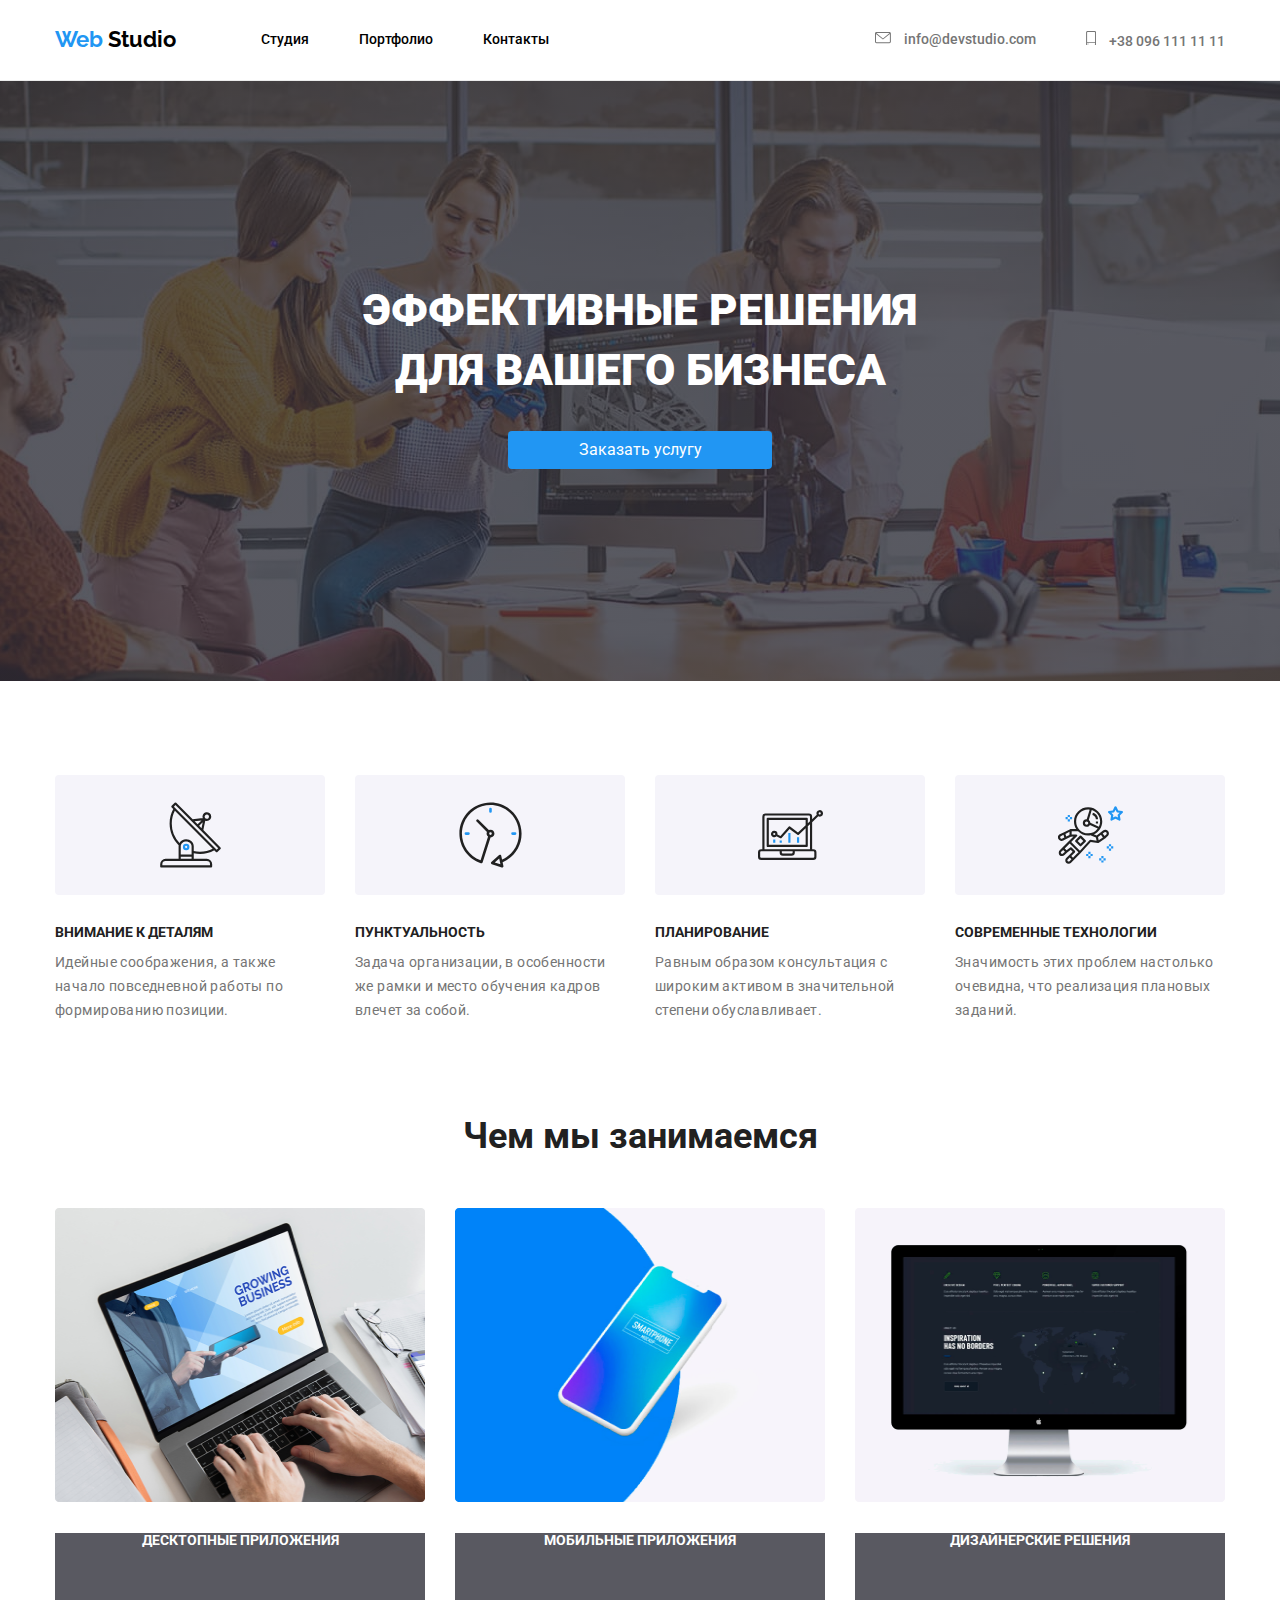
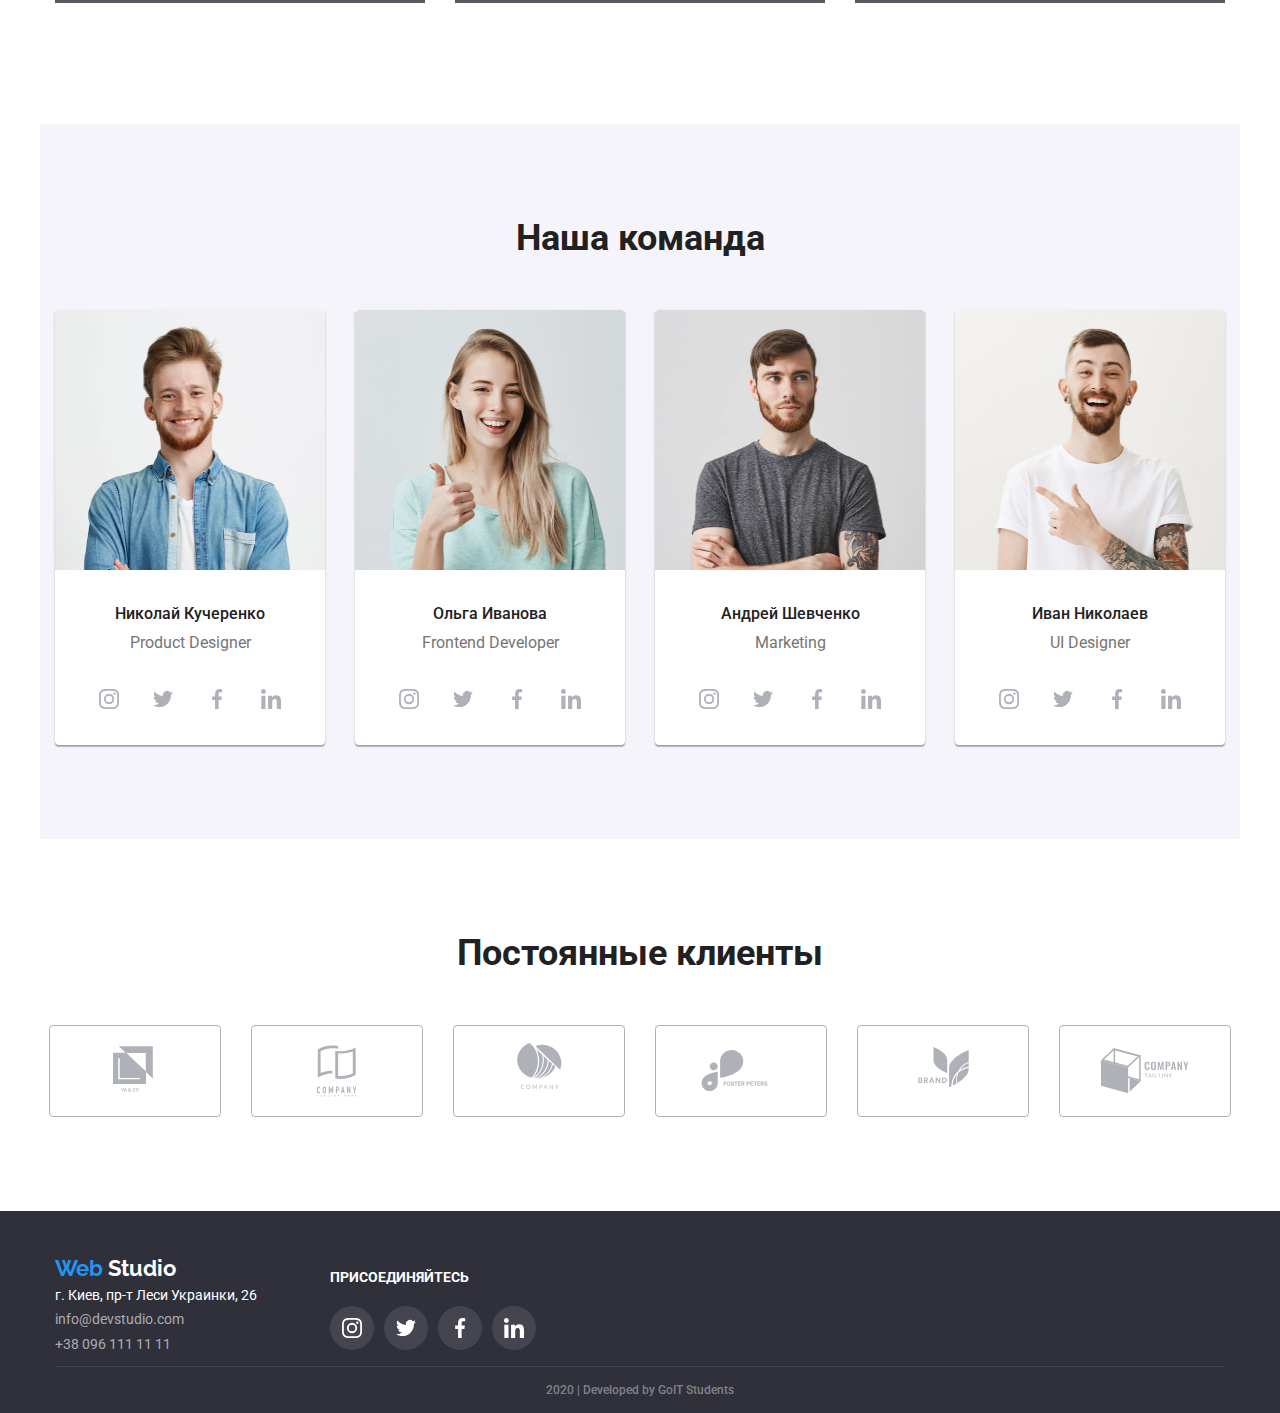
<file: index.html>
<!DOCTYPE html>
<html lang="ru">
  <head>
    <meta charset="UTF-8" />
    <meta name="viewport" content="width=device-width, initial-scale=1.0" />
    <title>Студия</title>
    <link
      href="https://fonts.googleapis.com/css2?family=Raleway:wght@700&family=Roboto:wght@400;500;700&display=swap"
      rel="stylesheet"
    />
    <link
      rel="stylesheet"
      href="https://cdnjs.cloudflare.com/ajax/libs/modern-normalize/0.6.0/modern-normalize.min.css"
    />
    <link rel="stylesheet" href="./css/styles.css" />
  </head>
  <body>
    <!--шапка-->
    <header class="page-header">
      <div class="container main-nav">
        <nav class="site-nav">
          <a href="./index.html" class="logo header"
            ><span class="logo-head">Web</span> <span>Studio</span></a
          >
          <ul class="site-nav list">
            <li class="nav-item">
              <a href="" class="link current" class="Weblink">Студия</a>
            </li>
            <li class="nav-item">
              <a href="./portfolio.html" class="link">Портфолио</a>
            </li>
            <li class="nav-item"><a href="" class="link">Контакты</a></li>
          </ul>
        </nav>
        <div class="contact-nav list">
          <a href="mailto:info@devstudio.com" class="contacts"
            > <svg class="mail-icon">
              <use href="./images/symbol-defs.svg#icon-mail"></use>
            </svg>
            info@devstudio.com</a
          >
          <a href="tel:380961111111" class="contacts">
            <svg class="tel-icon">
              <use href="./images/symbol-defs.svg#icon-smartphone"></use>
            </svg>
            +38 096 111 11 11</a>
        </div>
      </div>
    </header>

    <!--блок герой-->
    <div class="overlay">
      <section class="hero">
        <h1 class="hero-title">эффективные решения </br> для вашего бизнеса</h1>
        <a href="" class="button-order">Заказать услугу</a>
      </section>
    </div>

    <!--переваги-->
    <section class="features container">
      <h2 class="feature-title">преимущества</h2>

      <ul class="features-list">
        <li class="features-block">
          <div class="thumb">
            <svg class="feature-icon">
              <use href="./images/symbol-defs.svg#icon-antena"></use>
            </svg>
          </div>
          <h3 class="features-title">Внимание к деталям</h3>
          <p class="features-text">
            Идейные соображения, а также начало повседневной работы по
            формированию позиции.
          </p>
        </li>
        <li class="features-block">
          <div class="thumb">
            <svg class="feature-icon">
              <use href="./images/symbol-defs.svg#icon-clock-1"></use>
            </svg>
          </div>     
          <h3 class="features-title">Пунктуальность</h3>
          <p class="features-text">
            Задача организации, в особенности же рамки и место обучения кадров
            влечет за собой.
          </p>
        </li>
        <li class="features-block">
          <div class="thumb">
            <svg class="feature-icon">
              <use href="./images/symbol-defs.svg#icon-diagram-1"></use>
            </svg>
          </div>        
          <h3 class="features-title">Планирование</h3>
          <p class="features-text">
            Равным образом консультация с широким активом в значительной степени
            обуславливает.
          </p>
        </li>
        <li class="features-block">
          <div class="thumb">
            <svg class="feature-icon">
              <use href="./images/symbol-defs.svg#icon-astronaut-1"></use>
            </svg>
          </div>       
          <h3 class="features-title">Современные технологии</h3>
          <p class="features-text">
            Значимость этих проблем настолько очевидна, что реализация плановых
            заданий.
          </p>
        </li>
      </ul>
    </section>

    <!--чим займається-->
    <section class="work container">
      <h2 class="section-title">Чем мы занимаемся</h2>

      <ul class="list">
        <li class="work-item">
          <img
            class="work-picture"
            src="./images/work/laptop.png"
            alt="фото комп'ютера"
            width="380"
            height="294"
          />
          <h3 class="work-title thumb-work">Десктопные приложения</h3>
        </li>
        <li class="work-item">
          <img
            class="work-picture"
            src="./images/work/box.png"
            alt="телефон на фоні"
            width="380"
            height="294"
          />
          <h3 class="work-title thumb-work">Мобильные приложения</h3>
        </li>
        <li class="work-item">
          <img
            class="work-picture"
            src="./images/work/monitor.png"
            alt="комп'ютер з країнами світу"
            width="380"
            height="294"
          />
          <h3 class="work-title thumb-work">Дизайнерские решения</h3>
        </li>
      </ul>
    </section>

    <!--команда-->
    <section class="team-section container">
      <h2 class="section-title">Наша команда</h2>
      <ul class="team-list">
        <li class="person">
          <img
            class="team-picture"
            src="./images/photo/john.png"
            alt="фото Джон"
            width="278"
            height="260"
          />
          <h3 class="team-title">Николай Кучеренко</h3>
          <p class="team-text">Product Designer</p>
          <ul class="social-list">
            <li class="social-item">
              <a href="" class="title-picture">
                <svg class="team-icons">
                  <use href="./images/symbol-defs.svg#icon-instagram-1"></use>
                </svg>                
              </a>
            </li>
            <li class="social-item">
              <a href="" class="title-picture">
                <svg class="team-icons">
                  <use href="./images/symbol-defs.svg#icon-twitter-1"></use>
                </svg>
              </a>
            </li>
            <li class="social-item">
              <a href="" class="title-picture">
                <svg class="team-icons">
                  <use href="./images/symbol-defs.svg#icon-facebook-1"></use>
                </svg>
              </a>
            </li>
            <li class="social-item">
              <a href="" class="title-picture">
                <svg class="team-icons">
                  <use href="./images/symbol-defs.svg#icon-linkedin-1"></use>
                </svg>
              </a>
            </li>
          </ul>
        </li>
        <li class="person">
          <img
            class="team-picture"
            src="./images/photo/marta.png"
            alt="фото Марта"
            width="278"
            height="260"
          />
          <h3 class="team-title">Ольга Иванова</h3>
          <p class="team-text">Frontend Developer</p>
          <ul class="social-list">
            <li class="social-item">
              <a href="" class="title-picture">
                <svg class="team-icons">
                  <use href="./images/symbol-defs.svg#icon-instagram-1"></use>
                </svg>
              </a>
              </li>
              <li class="social-item">
                <a href="" class="title-picture">
                  <svg class="team-icons">
                    <use href="./images/symbol-defs.svg#icon-twitter-1"></use>
                  </svg>
                </a>
              </li>
              <li class="social-item">
                <a href="" class="title-picture">
                  <svg class="team-icons">
                    <use href="./images/symbol-defs.svg#icon-facebook-1"></use>
                  </svg>
                </a>
              </li>
              <li class="social-item">
                <a href="" class="title-picture">
                  <svg class="team-icons">
                    <use href="./images/symbol-defs.svg#icon-linkedin-1"></use>
                  </svg>
                </a>
            </li>
          </ul>
        </li>
        <li class="person">
          <img
            class="team-picture"
            src="./images/photo/robert.png"
            alt="фото Роберт"
            width="278"
            height="260"
          />
          <h3 class="team-title">Андрей Шевченко</h3>
          <p class="team-text">Marketing</p>
          <ul class="social-list">
            <li class="social-item">
              <a href="" class="title-picture">
                <svg class="team-icons">
                  <use href="./images/symbol-defs.svg#icon-instagram-1"></use>
                </svg>
              </a>
              </li>
              <li class="social-item">
                <a href="" class="title-picture">
                  <svg class="team-icons">
                    <use href="./images/symbol-defs.svg#icon-twitter-1"></use>
                  </svg>
                </a>
              </li>
              <li class="social-item">
                <a href="" class="title-picture">
                  <svg class="team-icons">
                    <use href="./images/symbol-defs.svg#icon-facebook-1"></use>
                  </svg>
                </a>
              </li>
              <li class="social-item">
                <a href="" class="title-picture">
                  <svg class="team-icons">
                    <use href="./images/symbol-defs.svg#icon-linkedin-1"></use>
                  </svg>
                </a>
            </li>
          </ul>
        </li>
        <li class="person">
          <img
            class="team-picture"
            src="./images/photo/martin.png"
            alt="фото Мартін"
            width="278"
            height="260"
          />
          <h3 class="team-title">Иван Николаев</h3>
          <p class="team-text">UI Designer</p>
          <ul class="social-list">
            <li class="social-item">
              <a href="" class="title-picture">
                <svg class="team-icons">
                  <use href="./images/symbol-defs.svg#icon-instagram-1"></use>
                </svg>
              </a>
            </li>
            <li class="social-item">
              <a href="" class="title-picture">
                <svg class="team-icons">
                  <use href="./images/symbol-defs.svg#icon-twitter-1"></use>
                </svg>
              </a>
            </li>
            <li class="social-item">
              <a href="" class="title-picture">
                <svg class="team-icons">
                  <use href="./images/symbol-defs.svg#icon-facebook-1"></use>
                </svg>
              </a>
            </li>
            <li class="social-item">
              <a href="" class="title-picture">
                <svg class="team-icons">
                  <use href="./images/symbol-defs.svg#icon-linkedin-1"></use>
                </svg>
              </a>
            </li>
          </ul>
        </li>
      </ul>
    </section>

    <!--постійні-->
    <section class="customers-section container">
      <h2 class="section-title">Постоянные клиенты</h2>
      <ul class="customers-list">
        <li class="customers-logo">
          <a href="" class="thumb-logo">
            <svg class="company-logo" width="44"; height="49">
              <use href="./images/symbol-defs.svg#icon-logo-1"></use>
            </svg>            
          </a>
        </li>
        <li class="customers-logo">
          <a href="" class="thumb-logo">
            <svg class="company-logo" width="40"; height="52">
              <use href="./images/symbol-defs.svg#icon-logo-2"></use>
            </svg> 
          </a>
        </li>
        <li class="customers-logo">
          <a href="" class="thumb-logo">
            <svg class="company-logo" width="55"; height="55">
              <use href="./images/symbol-defs.svg#icon-logo-3"></use>
            </svg> 
          </a>
        </li>
        <li class="customers-logo">
          <a href="" class="thumb-logo">
            <svg class="company-logo" width="80"; height="42">
              <use href="./images/symbol-defs.svg#icon-logo-4"></use>
            </svg> 
          </a>
        </li>
        <li class="customers-logo">
          <a href="" class="thumb-logo">
            <svg class="company-logo" width="59"; height="47">
              <use href="./images/symbol-defs.svg#icon-logo-5"></use>
            </svg> 
          </a>
        </li>
        <li class="customers-logo">
          <a href="" class="thumb-logo">
            <svg class="company-logo" width="88"; height="46">
              <use href="./images/symbol-defs.svg#icon-logo-6"></use>
            </svg> 
          </a>
        </li>
      </ul>
    </section>

    <!--підвал-->
    <footer class="footer">
      <div class="footer-wrapper container">
        <div class="contacts-footer">
          <a href="./index.html" class="logo footer"
            ><span class="logo-web">Web</span>
            <span class="logo-studio">Studio</span></a
          >
          <address class="adress-list">
            г. Киев, пр-т Леси Украинки, 26 <br />
            <a href="mailto:info@devstudio.com" class="contacts-footer"
              >info@devstudio.com</a
            ><br />
            <a href="tel:380961111111" class="contacts-footer"
              >+38 096 111 11 11</a
            >
          </address>
        </div>

        <div class="footer-social">
          <p class="adress-text">присоединяйтесь</p>
          <ul class="footer-link">
            <li class="footer-item">
              <a href="" class="footer-picture">
                <svg class="footer-icons">
                  <use href="./images/symbol-defs.svg#icon-footerinstagram"></use>
                </svg>
              </a>
            </li>
            <li class="footer-item">
              <a href="" class="footer-picture">
                <svg class="footer-icons">
                  <use href="./images/symbol-defs.svg#icon-footertwitter"></use>
                </svg>
              </a>
            </li>
            <li class="footer-item">
              <a href="" class="footer-picture">
                <svg class="footer-icons">
                  <use href="./images/symbol-defs.svg#icon-footerfacebook"></use>
                </svg>
              </a>
            </li>
            <li class="footer-item">
              <a href="" class="footer-picture">
                <svg class="footer-icons">
                  <use href="./images/symbol-defs.svg#icon-footerlinkedin"></use>
                </svg>
              </a>
            </li>
          </ul>
        </div>
      </div>
      <p class="copyright container">2020 | Developed by GoIT Students</p>
    </footer>
  </body>
</html>
</file>
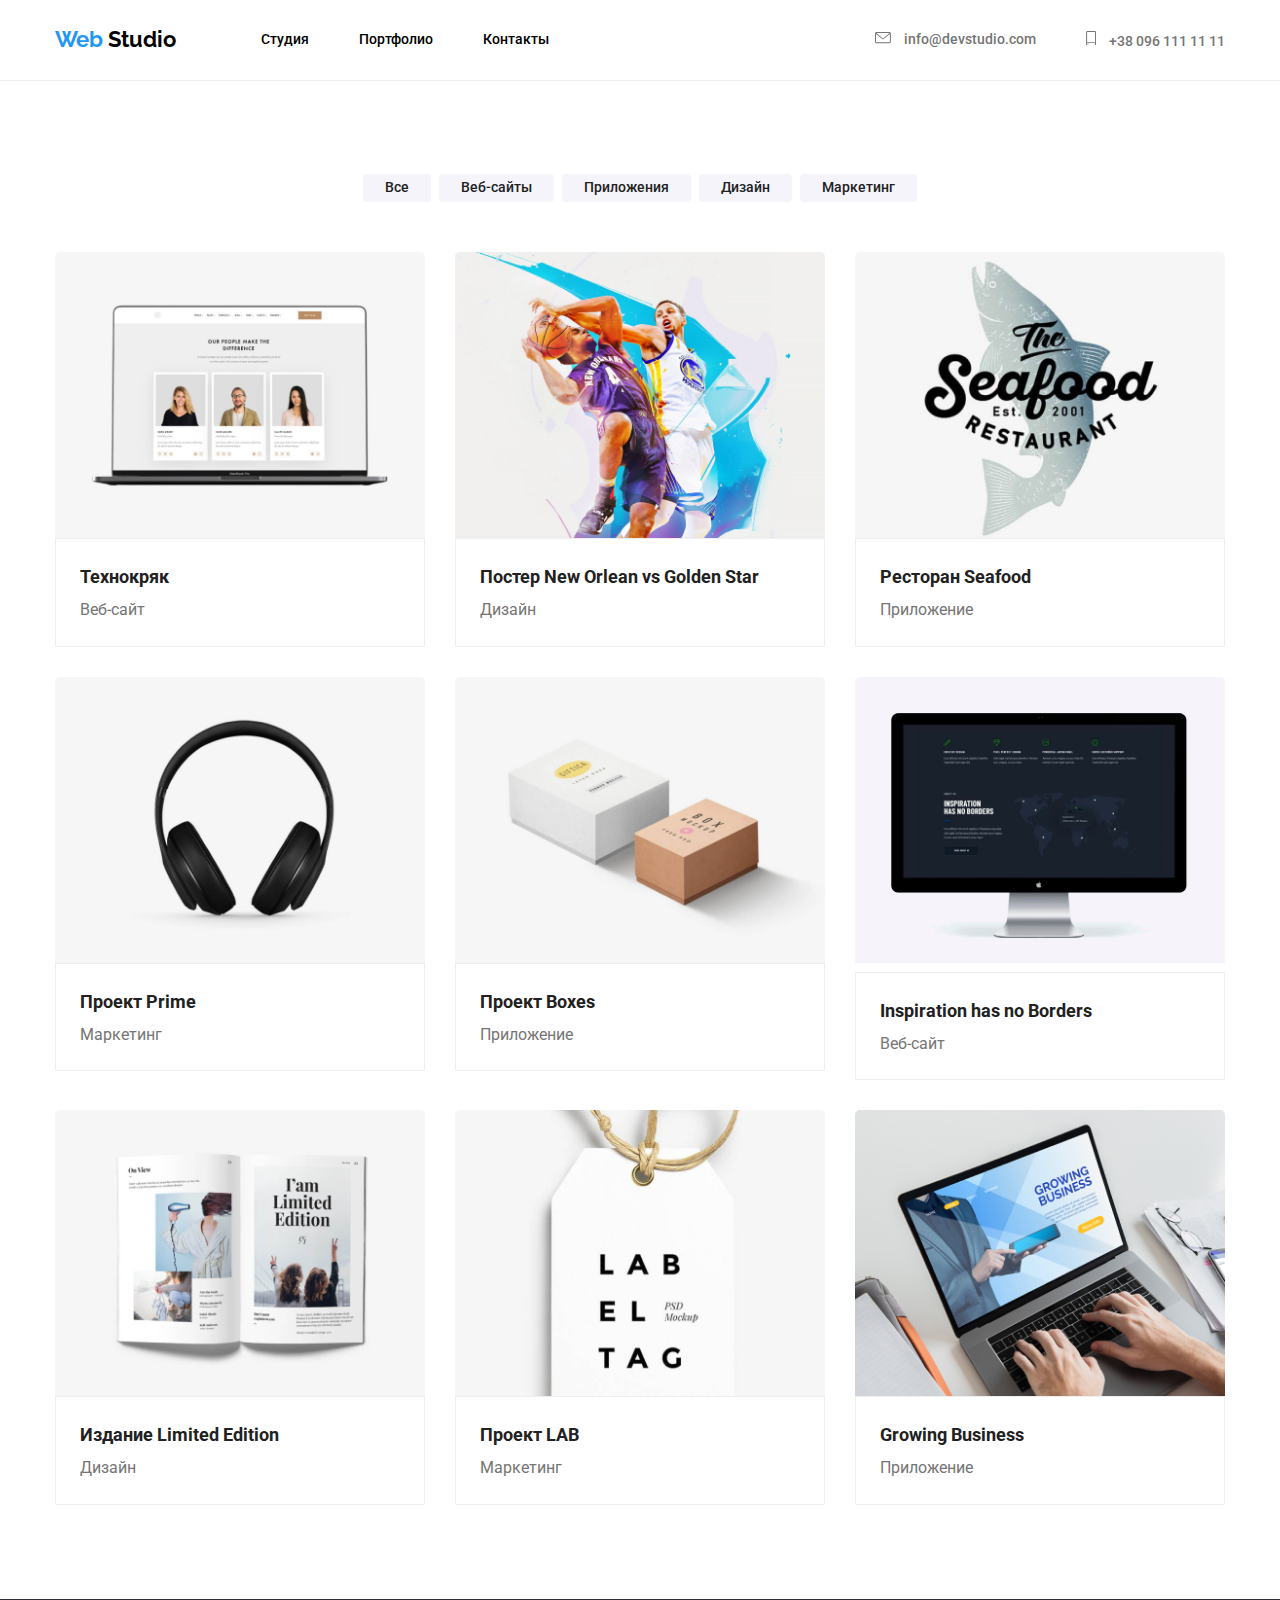
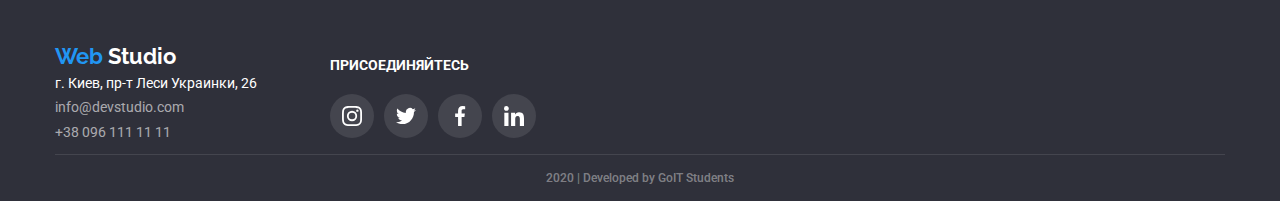
<file: portfolio.html>
<!DOCTYPE html>
<html lang="ru">
  <head>
    <meta charset="UTF-8" />
    <meta name="viewport" content="width=device-width, initial-scale=1.0" />
    <title>Портфолио</title>
    <link
      href="https://fonts.googleapis.com/css2?family=Raleway:wght@700&family=Roboto:wght@400;500;700&display=swap"
      rel="stylesheet"
    />
    <link
      rel="stylesheet"
      href="https://cdnjs.cloudflare.com/ajax/libs/modern-normalize/0.6.0/modern-normalize.min.css"
    />
    <link rel="stylesheet" href="./css/styles.css" />
  </head>
  <body>
    <!--шапка-->
    <header class="page-header">
      <div class="container main-nav">
        <nav class="site-nav">
          <a href="./index.html" class="logo header"
            ><span class="logo-head">Web</span> <span>Studio</span></a
          >
          <ul class="site-nav list">
            <li class="nav-item">
              <a href="./index.html" class="link">Студия</a>
            </li>
            <li class="nav-item">
              <a href="./portfolio.html" class="link current">Портфолио</a>
            </li>
            <li class="nav-item"><a href="" class="link">Контакты</a></li>
          </ul>
        </nav>
        <div class="contact-nav list">
          <a href="mailto:info@devstudio.com" class="contacts"
            > <svg class="mail-icon">
              <use href="./images/symbol-defs.svg#icon-mail"></use>
            </svg>
            info@devstudio.com</a
          >
          <a href="tel:380961111111" class="contacts">
            <svg class="tel-icon">
              <use href="./images/symbol-defs.svg#icon-smartphone"></use>
            </svg>
            +38 096 111 11 11</a>
        </div>
      </div>
    </header>
    <!--перелік послуг-->
    <section class="filter container">
      <h2 class="filter-title">перечень</h2>
      <ul class="filter-list">
        <li class="filter-item">
          <button type="button" class="filter-button">Все</button>
        </li>
        <li class="filter-item">
          <button type="button" class="filter-button">Веб-сайты</button>
        </li>
        <li class="filter-item">
          <button type="button" class="filter-button">Приложения</button>
        </li>
        <li class="filter-item">
          <button type="button" class="filter-button">Дизайн</button>
        </li>
        <li class="filter-item">
          <button type="button" class="filter-button">Маркетинг</button>
        </li>
      </ul>
    </section>

    <section class="projects container">
      <h2 class="portfolio-title">Проекти</h2>
      <ul class="projects-list">
        <li class="project-element">
          <a href="" class="projects-link">
            <img
              class="card-image"
              src="./images/examples/tehno.png"
              width="370"
            />
            <div class="card-content">
              <h3 class="projects-title">Технокряк</h3>
              <!--<p class="projects-description">
            Технокряк это современная площадка распространения коронавируса.
            Компании используют эту платформу для цифрового шпионажа и атак на
            защищённые сервера конкурентов.
           </p>-->
              <p class="projects-text">Веб-сайт</p>
            </div>
          </a>
        </li>
        <li class="project-element">
          <a href="" class="projects-link">
            <img class="card-image" src="./images/examples/poster.png" width="370"/>
           <div class="card-content">
              <h3 class="projects-title">Постер New Orlean vs Golden Star</h3>
              <!--<p class="projects-description">
              Технокряк это современная площадка распространения коронавируса.
              Компании используют эту платформу для цифрового шпионажа и атак на
              защищённые сервера конкурентов.
              </p>-->
              <p class="projects-text">Дизайн</p>
           </div>
          </a>
        </li>
        <li class="project-element">
          <a href="" class="projects-link">
            <img
            class="card-image"
            src="./images/examples/seafood.png"
            width="370"
          />
          <div class="card-content">
            <h3 class="projects-title">Ресторан Seafood</h3>
            <!--<p class="projects-description">
            Технокряк это современная площадка распространения коронавируса.
            Компании используют эту платформу для цифрового шпионажа и атак на
            защищённые сервера конкурентов.
           </p>-->
            <p class="projects-text">Приложение</p>
          </div>
          </a>
        </li>
        <li class="project-element">
          <a  href="" class="projects-link">
            <img
              class="card-image"
              src="./images/examples/prime.png"
              width="370"
            />
            <div class="card-content">
              <h3 class="projects-title">Проект Prime</h3>
              <!--<p class="projects-description">
             Технокряк это современная площадка распространения коронавируса.
             Компании используют эту платформу для цифрового шпионажа и атак на
             защищённые сервера конкурентов.
             </p>-->
             <p class="projects-text">Маркетинг</p>
            </div>
          </a>
        </li>
        <li class="project-element">
          <a href="" class="projects-link">
            <img
            class="card-image"
            src="./images/examples/boxes.png"
            width="370"/>
           <div class="card-content">
            <h3 class="projects-title">Проект Boxes</h3>
            <!--<p class="projects-description">
            Технокряк это современная площадка распространения коронавируса.
            Компании используют эту платформу для цифрового шпионажа и атак на
            защищённые сервера конкурентов.
           </p>-->
            <p class="projects-text">Приложение</p>
           </div>
          </a>
        </li>
        <li class="project-element">
          <a href="" class="projects-link">
            <img src="./images/examples/inspiration.png" width="370"/>
            <div class="card-content">
             <h3 class="projects-title">Inspiration has no Borders</h3>
              <!--<p class="projects-description">
              Технокряк это современная площадка распространения коронавируса.
              Компании используют эту платформу для цифрового шпионажа и атак на
              защищённые сервера конкурентов.
              </p>-->
             <p class="projects-text">Веб-сайт</p>
            </div>
          </a>
        </li>
        <li class="project-element">
          <a href="" class="projects-link">
            <img
            class="card-image"
            src="./images/examples/limitededition.png"
            width="370"
          />
          <div class="card-content">
            <h3 class="projects-title">Издание Limited Edition</h3>
            <!--<p class="projects-description">
            Технокряк это современная площадка распространения коронавируса.
            Компании используют эту платформу для цифрового шпионажа и атак на
            защищённые сервера конкурентов.
           </p>-->
            <p class="projects-text">Дизайн</p>
          </div>
          </a>
        </li>
        <li class="project-element">
          <a href="" class="projects-link">
            <img class="card-image" src="./images/examples/LAB.png" width="370" />
          <div class="card-content">
            <h3 class="projects-title">Проект LAB</h3>
            <!--<p class="projects-description">
            Технокряк это современная площадка распространения коронавируса.
            Компании используют эту платформу для цифрового шпионажа и атак на
            защищённые сервера конкурентов.
           </p>-->
            <p class="projects-text">Маркетинг</p>
          </div>
          </a>
        </li>
        <li class="project-element">
          <a href="" class="projects-link">
            <img
            class="card-image"
            src="./images/examples/growingbusiness.png"
            width="370"
          />
          <div class="card-content">
            <h3 class="projects-title">Growing Business</h3>
            <!--<p class="projects-description">
            Технокряк это современная площадка распространения коронавируса.
            Компании используют эту платформу для цифрового шпионажа и атак на
            защищённые сервера конкурентов.
           </p>-->
            <p class="projects-text">Приложение</p>
          </div>
          </a>
        </li>
      </ul>
    </section>

    <!--футер-->
    <footer class="footer">
      <div class="footer-wrapper container">
        <div class="contacts-footer">
          <a href="./index.html" class="logo footer"
            ><span class="logo-web">Web</span>
            <span class="logo-studio">Studio</span></a
          >
          <address class="adress-list">
            г. Киев, пр-т Леси Украинки, 26 <br />
            <a href="mailto:info@devstudio.com" class="contacts-footer"
              >info@devstudio.com</a
            ><br />
            <a href="tel:380961111111" class="contacts-footer"
              >+38 096 111 11 11</a
            >
          </address>
        </div>

        <div class="footer-social">
          <p class="adress-text">присоединяйтесь</p>
          <ul class="footer-link">
            <li class="footer-item">
              <a href="" class="footer-picture">
                <svg class="footer-icons">
                  <use href="./images/symbol-defs.svg#icon-footerinstagram"></use>
                </svg>
              </a>
            </li>
            <li class="footer-item">
              <a href="" class="footer-picture">
                <svg class="footer-icons">
                  <use href="./images/symbol-defs.svg#icon-footertwitter"></use>
                </svg>
              </a>
            </li>
            <li class="footer-item">
              <a href="" class="footer-picture">
                <svg class="footer-icons">
                  <use href="./images/symbol-defs.svg#icon-footerfacebook"></use>
                </svg>
              </a>
            </li>
            <li class="footer-item">
              <a href="" class="footer-picture">
                <svg class="footer-icons">
                  <use href="./images/symbol-defs.svg#icon-footerlinkedin"></use>
                </svg>
              </a>
            </li>
          </ul>
        </div>
      </div>
      <p class="copyright container">2020 | Developed by GoIT Students</p>
    </footer>
  </body>
</html>
</file>
<file: css/styles.css>
:root {
  --primary-text-color: #757575;
  --title-text-color: #212121;
  --accent-color: #2196f3;
  --footer-color: #ffffff;
}

.html {
  box-sizing: border-box;
}

*,
*::after,
*::before {
  box-sizing: inherit;
}

/*body styles*/

body {
  background-color: #ffffff;
  color: var(--primary-text-color);
  font-family: Roboto, sans-serif;
  margin: 0;
}

.img {
  display: block;
  max-width: 100%;
  height: auto;
}

.page-header {
  border-bottom: 1px solid #ececec;
  margin: 0;
}

.main-nav {
  display: flex;
  align-items: center;
  justify-content: space-between;
}

/*container*/
.container {
  margin: 0 auto;
  width: 1170px;
  padding-left: 15px;
  padding-right: 15px;
}

/*logo styles*/

.logo {
  color: #000000;
  font-family: Raleway, sans-serif;
  font-style: normal;
  font-weight: 700;
  font-size: 26px;
  line-height: 1.19;
}

.logo,
header {
  font-size: 26px;
  line-height: 1.19;
  margin-right: 85px;
}

.logo-head {
  color: var(--accent-color);
}

.logo:hover {
  color: var(--accent-color);
}

.list {
  list-style: none;
  margin-top: 0px;
  margin-bottom: 0px;
}

/*site nav*/

.site-nav {
  display: flex;
  align-items: center;
}

.site-nav .nav-item {
  margin-right: 50px;
}

.site-nav .nav-item:last-child {
  margin-right: 0px;
}

.site-nav .link {
  display: block;
  color: #000000;
  font-weight: 500;
  font-size: 14px;
  line-height: 1.14;
}

.link {
  padding-top: 32px;
  padding-bottom: 32px;
}

.site-nav .link:hover,
.site-nav .link:focus {
  color: var(--accent-color);
}

/*contacts*/

.contact-nav {
  display: flex;
  margin-left: auto;
}

.contacts {
  margin-right: 50px;
}

.contact-nav .list {
  color: var(--primary-text-color);
  font-weight: 500;
  font-size: 14px;
  line-height: 1.14;
}

.link .weblink {
  display: block;
}

.contact-nav list:hover,
.contact-nav list:focus {
  color: var(--accent-color);
}

a {
  text-decoration: none;
}

.contacts {
  margin-right: 50px;
  color: var(--primary-text-color);
  font-weight: 500;
  font-size: 14px;
  line-height: 1.14;
  color: #757575;
 
}

.contacts:last-child {
  margin: 0;
}

.contacts:focus,
.contacts:hover {
  color: var(--accent-color);
}

.mail-icon {
  margin-right: 10px;
  width: 16px;
  height: 12px;
  fill:currentColor;
}

.mail-icon:hover {
  fill: var(--accent-color);
}

.tel-icon {
  margin-right: 10px;
  width: 10px;
  height: 14.94px;
  fill: currentColor;
  
}

.tel-icon:hover {
  fill: var(--accent-color);
}

/*.icon-mail::before {
  display: inline-block;
  content: "";
  width: 16px;
  height: 12px;
  background-image: url("../images/icons/mail.svg");
  block-size: contain;
  background-repeat: no-repeat;
  background-position: center;
  background-color: #ffffff;
  margin-right: 10px;
}*/

/*.icon-tel::before {
  display: inline-block;
  content: ""; 
  width: 10px;
  height: 14.94px;
  background-image: url("../images/icons/smartphone.svg");
  block-size: contain;
  background-repeat: no-repeat;
  background-position: center;
  background-color: #ffffff;
  margin-right: 10px;
}

/*hero*/

.hero {
  text-align: center;
}

.overlay {
  max-width: 1600px;
  height: 600px;
  margin-left: auto;
  margin-right: auto;
  background-image: linear-gradient(
      to right,
      rgba(47, 48, 58, 0.8),
      rgba(47, 48, 58, 0.8)
    ),
    url("../images/Headerimg.jpg");
  background-repeat: no-repeat;
  background-size: cover;
  background-position: center;
}

.hero-title {
  margin-top: 0;
  margin-bottom: 30px;
  padding-top: 200px;
  color: var(--footer-color);
  font-weight: 900;
  font-size: 44px;
  line-height: 1.36;
  text-align: center;
  text-transform: uppercase;
}

.button-order {
  display: inline-block;
  border-radius: 4px;
  border: transparent;
  padding: 10px 32px;
  width: 200px;
  text-align: center;
  background: var(--accent-color);
  color: var(--footer-color);
}

/*section*/

.section-title {
  color: var(--title-text-color);
  font-weight: 700;
  font-size: 36px;
  line-height: 1.16;
  text-align: center;
}

/*feature list*/

.features {
  padding-top: 94px;
  padding-bottom: 94px;
}

.feature-title {
  display: none;
}

.features-list {
  display: flex;
  align-items: center;
  padding-left: 0px;
  margin-top: 0;
  margin-bottom: 0;
}

.features-list {
  list-style: none;
}

.features-block {
  display: block;
}

.thumb {
  display: flex;
  width: 270px;
  height: 120px;
  background-color: #F5F4FA;
  border-radius: 4px;
  margin-right: 30px;
  margin-bottom: 30px;
  align-items: center;
  justify-content: center;
}

.feature-icon {
  width: 65px;
  height: 70px;  
}

/*.features-block::before {
  display: block;
  content: "";
  width: 270px;
  height: 120px;
  block-size: contain;
  background-repeat: no-repeat;
  background-position: center;
  background-color: #f5f4fa;
  margin-right: 30px;
  margin-bottom: 30px;
}

.features-block:nth-child(1)::before {
  background-image: url("../images/icons/antena.svg");
}

.features-block:nth-child(2)::before {
  background-image: url("../images/icons/clock\ 1.svg");
}

.features-block:nth-child(3)::before {
  background-image: url("../images/icons/diagram\ 1.svg");
}

.features-block:nth-child(4)::before {
  background-image: url("../images/icons/astronaut\ 1.svg");
}*/

.features-block:last-child {
  margin: 0;
}

.features-title {
  margin: 0;
  margin-bottom: 10px;
  color: var(--title-text-color);
  font-weight: 700;
  font-size: 14px;
  line-height: 1.14;
  text-transform: uppercase;
}

.features-text {
  margin-top: 0;
  margin-bottom: 0;
  width: 270px;
  font: inherit;
  font-weight: 400;
  font-size: 14px;
  line-height: 1.7;
  letter-spacing: 0.03em;
}

/*work*/

.work {
  padding-bottom: 94px;
}

.section-title {
  margin-top: 0px;
  margin-bottom: 50px;
}

.list {
  display: flex;
  align-items: center;
  padding-left: 0;
  padding-right: 0;
}

.work-item {
  margin-right: 30px;
}

.work-item:last-child {
  margin-right: 0;
}

.work-picture {
  width: 370px;
}

.work-title {
  margin-top: 27px;
  margin-bottom: 27px;
  text-transform: uppercase;
  color: var(--footer-color);
  font-weight: 700;
  font-size: 14px;
  line-height: 1.14;
  text-align: center;
}

.thumb-work {
  background-color: rgba(47, 48, 58, 0.8);
  width: 370px;
  height: 70px;
  justify-content: center;
  align-items: center;
}

/*team*/

.team-section {
  background: #f5f4fa;
  padding-top: 94px;
  padding-bottom: 94px;
}

.person {
  width: 270px;
  margin-right: 30px;
  box-shadow: 0px 2px 1px rgba(0, 0, 0, 0.2), 0px 1px 1px rgba(0, 0, 0, 0.14),
    0px 1px 3px rgba(0, 0, 0, 0.12);
  border-radius: 0px 0px 4px 4px;
  background-color: #fff;
}

.person:last-child {
  margin-right: 0;
}

.section-title {
  margin-top: 0px;
  margin-bottom: 0px;
}

.team-picture {
  width: 270px;
  margin-bottom: 30px;
}

.team-list {
  display: flex; 
  align-items: center;
  padding-left: 0;
}

.team-list,
.team-title {
  margin-top: 0px;
  margin-bottom: 0px;
  color: var(--title-text-color);
  font-weight: 500;
  font-size: 16px;
  line-height: 1.18;
  text-align: center;
}

.team-title {
  justify-content: center;
  margin-bottom: 10px;
}

.team-list,
.team-text {
  margin-top: 0px;
  margin-bottom: 0px;
  list-style: none;
  color: var(--primary-text-color);
  font-size: 16px;
  line-height: 1.18;
}

.team-text {
  font-weight: normal;
  margin-bottom: 24px;
}

.social-list {
  list-style: none;
  display: flex;
  justify-content: center;
  padding-left: 0;
  margin-bottom: 24px;
}

.social-item {
  margin-right: 10px;
}

.social-item:last-child {
  margin-right: 0;
}

.title-picture {
  display: flex;
  width: 44px;
  height: 44px;
  border: #ffffff;
  border-radius: 50%;
  align-items: center;
  justify-content: center; 
  color: #afb1b8;
  background-color: #fff;   
}

.title-picture:hover {
  color: #ffffff;
  background-color: var(--accent-color);
}

.team-icons {
  width: 20px;
  height: 20px;
  fill: currentColor;
}

/*постійні*/

.customers-section {
  padding-top: 94px;
  padding-bottom: 94px;
}

.section-title {
  margin-bottom: 50px;
}

.customers-list {
  display: flex;  
  margin: 0;
  padding: 0;
  justify-content: center;
  align-items: center;
}

.customers-logo {
  display: flex;
  flex-wrap: wrap;
  align-items: center;
  justify-content: space-around;
  margin-right: 30px;
}

.customers-logo:first-child {
  margin-left: 0;
}

.customers-logo:last-child {
  margin-right: 0;
}

.customers-list {
  list-style: none;
}

.thumb-logo {
  display: flex;
  margin: 0;
  width: 170px;
  height: 90px;
  background-color: var(--footer-color);
  border: 1px solid #AFB1B8;
  color: #AFB1B8;
  border-radius: 4px; 
  align-items: center;
  justify-content: center; 
}

.thumb-logo:hover {
  color: #2196f3;
  border-color: #2196f3;
}

.company-logo {
  padding: 0;
  margin: 0;
  background-color: #ffffff;
  fill: currentColor;
}

/*.company-logo:hover,
.company-logo:focus {
  fill: var(--accent-color);
}*/
 
/*portfolio filter*/

.filter {
  margin-top: 93px;
  margin-bottom: 0px;
}

.filter-title {
  display: none;
}

.filter-list {
  display: flex;
  flex-wrap: wrap;
  align-items: center;
  justify-content: center;
  margin-top: 0px;
  margin-bottom: 0px;
  padding-left: 0;
  list-style: none;
  font-family: inherit;
}

.filter-item {
  margin-right: 8px;
}

.filter-item:last-child {
  margin-right: 0;
}

.button {
  text-transform: none;
}

.filter-button {
  display: inline-block;
  background-color: #f5f4fa;
  color: var(--title-text-color);
  padding: 6px 22px;
  border-radius: 4px;
  border-style: none;

  font-family: inherit;
  font-style: normal;
  color: var(--title-text-color);
  font-weight: 500;
  font-size: 14px;
  line-height: 1.14;
}

.social-networks:hover,
.social-networks:focus {
  color: var(--accent-color);
}

.filter-button:hover,
.filter-button:focus {
  background-color: var(--accent-color);
  color: var(--footer-color);
}

.accent:hover,
.accent:focus {
  color: var(--accent-color);
}

/*portfolio-projects*/

.projects {
  margin-top: 50px;
  padding-bottom: 94px;
}

.portfolio-title {
  color: var(--title-text-color);
  font-weight: 700;
  font-size: 36px;
  line-height: 1.16;
  display: none;
}

.projects-list {
  list-style: none;
  padding: 0;
}

.projects-list {
  display: flex;
  flex-wrap: wrap;
}

.project-element {
  overflow: hidden;
  box-sizing: border-box;
  margin-bottom: 30px;
  width: 370px;
  margin-right: 30px;
}

.project-element:nth-child(3n) {
  margin-right: 0;
}

.project-element:nth-last-child(-n + 3) {
  margin-bottom: 0;
}

.project-element:hover,
.project-element:focus {
  box-shadow: 1px 4px 6px rgba(0, 0, 0, 0.16), 0px 4px 4px rgba(0, 0, 0, 0.06), 0px 1px 1px rgba(0, 0, 0, 0.12);
}

.projects-link {
  text-decoration: none;
  display: block;
}

.card-content {
  box-sizing: border-box;
  padding-left: 24px;
  padding-right: 24px;
  padding-top: 20px;
  padding-bottom: 20px;
  border: 1px solid #eeeeee;
  border-bottom-left-radius: 1px;
  border-bottom-right-radius: 1px;
}

.card-image {
  display: block;
}

.projects-list,
.projects-title {
  margin-top: 0px;
  color: var(--title-text-color);
  font-weight: 700;
  font-size: 18px;
  line-height: 2;
}

.projects-title,
.card-content {
  margin: 0;
}

.projects-list,
.projects-text {
  margin-top: 0px;
  margin-bottom: 0px;
  color: var(--primary-text-color);
  font-weight: 400;
  font-size: 16px;
  line-height: 1.9;
}

.projects-list,
.projects-description {
  margin-top: 0px;
  margin-bottom: 0px;
  font-weight: 400;
  color: var(--footer-color);
  font-size: 18px;
  line-height: 1.6;
}

/*footer*/

.footer {
  padding-top: 45px;
  background-color: #2f303a;
  color: var(--footer-color);
  font-style: normal;
}

.footer-wrapper {
  display: flex;
}

/*footer logo*/

.logo,
footer {
  font-weight: 700;
  font-size: 22px;
  line-height: 1.18;
  padding-top: 0;
}

.logo-studio {
  color: var(--footer-color);
}

.logo-web {
  color: var(--accent-color);
}

/*footer address*/

.address {
  font-style: normal;
}

.adress-list {
  font-weight: 400;
  font-size: 14px;
  line-height: 24px;
  font-style: normal;
  color: var(--footer-color);
}

/*footer contacts and address*/

.contacts-footer {
  padding-bottom: 9px;
  color: rgba(255, 255, 255, 0.6);
  font-weight: normal;
  font-size: 14px;
  line-height: 1.7;
}

/*.contacts-footer:hover,
.contacts-footer:focus {
  color: var(--accent-color);
}*/

.adress-text {
  font-weight: 700;
  font-size: 14px;
  line-height: 1.14;
  text-transform: uppercase;

  margin-left: 0;
  margin-right: 0;
  margin-bottom: 20px;
}

.footer-social {
  display: block;
  text-align: left;
  margin-left: 69px;
}

.footer-link {
  display: flex;
  list-style: none;
  padding: 0;
  margin: 0;
  justify-content: center;
}

.footer-picture:hover {
  background-color: #2196f3;
}

.footer-icons {
  padding: 0;
  margin: 0;
  width: 20px;
  height: 20px;
  background-repeat: no-repeat;
  background-position: center;
  fill: currentColor;
}

.footer-picture {
  display: flex;
  width: 44px;
  height: 44px;
  border-radius: 50%;
  align-items: center;
  justify-content: center; 
  background-color: rgba(255, 255, 255, 0.1);
}

.footer-item {
  margin-right: 10px;
}

.footer-item:last-child {
  margin-right: 0;
}

.footer-icon {
  padding: 0;
  border: none;
}

.copyright {
  margin-left: auto;
  margin-right: auto;
  border-top: 1px solid rgba(255, 255, 255, 0.1);
  padding: 20px 0;
  text-align: center;
  font-family: inherit;
  font-weight: 500;
  font-size: 12px;
  line-height: 0.5;
  color: rgba(255, 255, 255, 0.4);
}
</file>
